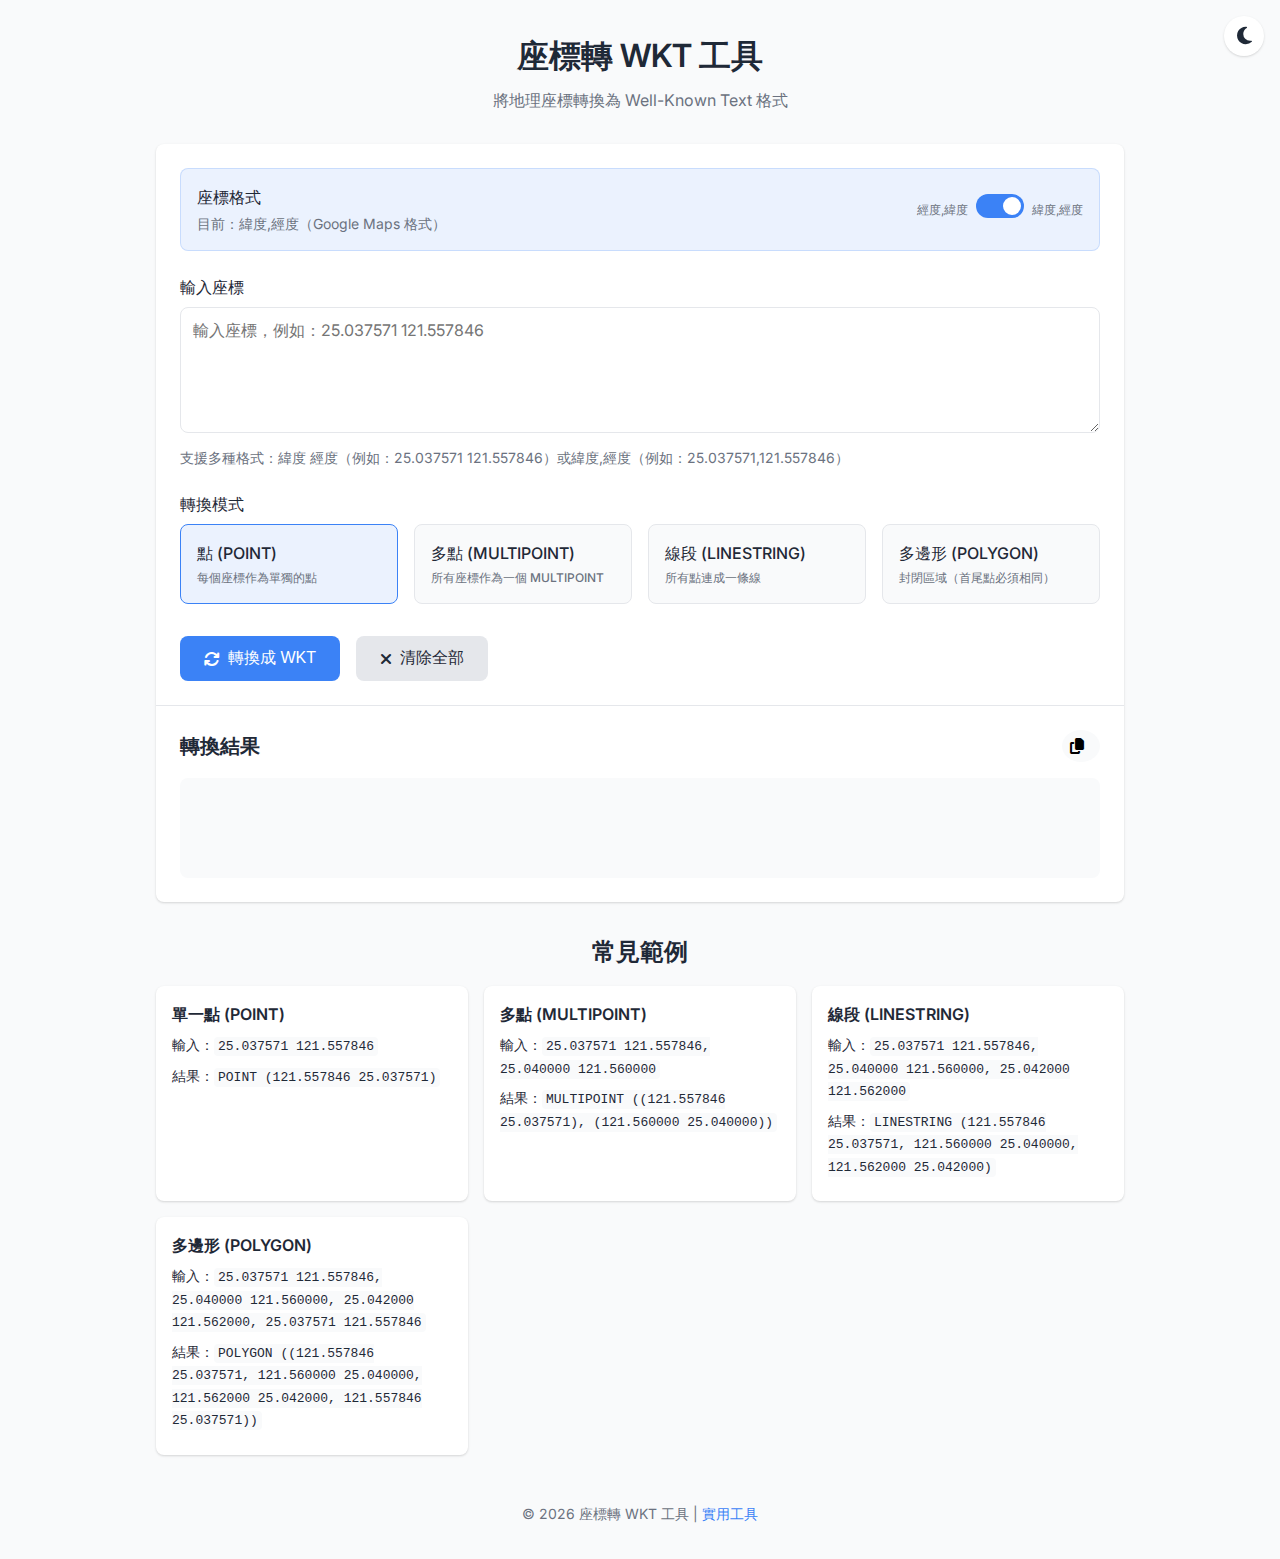
<file: index.html>
<!DOCTYPE html>
<html lang="zh-Hant">
<head>
  <meta charset="UTF-8">
  <meta name="viewport" content="width=device-width, initial-scale=1.0, maximum-scale=1">
  <title>座標轉 WKT 工具</title>
  <meta name="description" content="將地理座標轉換為 WKT (Well-Known Text) 格式的網頁工具，支援多種座標格式與地理圖形類型。">
  
  <!-- 網站圖標 -->
  <link rel="icon" href="assets/icons/tools-spanner-svgrepo-com.svg" type="image/svg+xml">
  <!-- 備用圖標，用於不支持 SVG 的瀏覽器 -->
  <link rel="alternate icon" href="assets/icons/favicon.ico" type="image/x-icon">
  <meta name="theme-color" content="#3b82f6">
  
  <link rel="stylesheet" href="https://cdnjs.cloudflare.com/ajax/libs/font-awesome/6.4.0/css/all.min.css">
  <link href="https://fonts.googleapis.com/css2?family=Inter:wght@400;500;600&display=swap" rel="stylesheet">
  <link rel="stylesheet" href="css/style.css">
</head>
<body>
  <!-- 主題切換按鈕 (右上角) -->
  <div class="theme-toggle-fixed">
    <button id="theme-toggle-btn" aria-label="切換主題">
      <i class="fas fa-moon dark-icon"></i>
      <i class="fas fa-sun light-icon"></i>
    </button>
  </div>

  <div class="container">
    <!-- 頁頭 -->
    <header class="header">
      <h1>座標轉 WKT 工具</h1>
      <p class="subtitle">將地理座標轉換為 Well-Known Text 格式</p>
    </header>

    <!-- 主要內容 -->
    <main class="main-content">
      <form id="wkt-form" class="wkt-form">
        <!-- 座標格式切換 -->
        <div class="format-toggle">
          <div>
            <label class="format-label">座標格式</label>
            <p class="format-desc" id="format-desc">目前：緯度,經度（Google Maps 格式）</p>
          </div>
          <div class="toggle-container">
            <span class="toggle-label">經度,緯度</span>
            <label class="switch">
              <input type="checkbox" id="format-toggle" checked>
              <span class="slider round"></span>
            </label>
            <span class="toggle-label">緯度,經度</span>
          </div>
        </div>

        <!-- 座標輸入 -->
        <div class="input-group">
          <label for="coordinates">輸入座標</label>
          <textarea 
            id="coordinates" 
            placeholder="輸入座標，例如：25.037571 121.557846"
            rows="5"
          ></textarea>
          <p class="help-text" id="format-help">支援多種格式：緯度 經度（例如：25.037571 121.557846）或緯度,經度（例如：25.037571,121.557846）</p>
        </div>

        <!-- 轉換模式選擇 -->
        <div class="conversion-mode">
          <label>轉換模式</label>
          <div class="radio-group">
            <!-- POINT -->
            <div class="radio-option">
              <input type="radio" id="point" name="conversionMode" value="POINT" checked>
              <label for="point">
                <span class="radio-title">點 (POINT)</span>
                <span class="radio-desc">每個座標作為單獨的點</span>
              </label>
            </div>

            <!-- MULTIPOINT -->
            <div class="radio-option">
              <input type="radio" id="multipoint" name="conversionMode" value="MULTIPOINT">
              <label for="multipoint">
                <span class="radio-title">多點 (MULTIPOINT)</span>
                <span class="radio-desc">所有座標作為一個 MULTIPOINT</span>
              </label>
            </div>

            <!-- LINESTRING -->
            <div class="radio-option">
              <input type="radio" id="linestring" name="conversionMode" value="LINESTRING">
              <label for="linestring">
                <span class="radio-title">線段 (LINESTRING)</span>
                <span class="radio-desc">所有點連成一條線</span>
              </label>
            </div>

            <!-- POLYGON -->
            <div class="radio-option">
              <input type="radio" id="polygon" name="conversionMode" value="POLYGON">
              <label for="polygon">
                <span class="radio-title">多邊形 (POLYGON)</span>
                <span class="radio-desc">封閉區域（首尾點必須相同）</span>
              </label>
            </div>
          </div>
        </div>

        <!-- 動作按鈕 -->
        <div class="action-buttons">
          <button type="submit" class="btn btn-primary">
            <i class="fas fa-arrows-rotate"></i>
            轉換成 WKT
          </button>
          <button type="button" class="btn btn-secondary" id="clear-btn">
            <i class="fas fa-xmark"></i>
            清除全部
          </button>
        </div>
      </form>

      <!-- 結果顯示 -->
      <div class="result-container" id="result-container">
        <div class="result-header">
          <h2>轉換結果</h2>
          <button class="btn btn-icon" id="copy-btn" title="複製到剪貼簿">
            <i class="fas fa-copy"></i>
          </button>
        </div>
        <div class="result-content">
          <pre id="result-text"></pre>
          <div id="error-message" class="error-message"></div>
        </div>
      </div>
    </main>

    <!-- 範例部分 -->
    <section class="examples">
      <h2>常見範例</h2>
      <div class="example-grid">
        <div class="example-card">
          <h3>單一點 (POINT)</h3>
          <p>輸入：<code>25.037571 121.557846</code></p>
          <p>結果：<code>POINT (121.557846 25.037571)</code></p>
        </div>
        <div class="example-card">
          <h3>多點 (MULTIPOINT)</h3>
          <p>輸入：<code>25.037571 121.557846, 25.040000 121.560000</code></p>
          <p>結果：<code>MULTIPOINT ((121.557846 25.037571), (121.560000 25.040000))</code></p>
        </div>
        <div class="example-card">
          <h3>線段 (LINESTRING)</h3>
          <p>輸入：<code>25.037571 121.557846, 25.040000 121.560000, 25.042000 121.562000</code></p>
          <p>結果：<code>LINESTRING (121.557846 25.037571, 121.560000 25.040000, 121.562000 25.042000)</code></p>
        </div>
        <div class="example-card">
          <h3>多邊形 (POLYGON)</h3>
          <p>輸入：<code>25.037571 121.557846, 25.040000 121.560000, 25.042000 121.562000, 25.037571 121.557846</code></p>
          <p>結果：<code>POLYGON ((121.557846 25.037571, 121.560000 25.040000, 121.562000 25.042000, 121.557846 25.037571))</code></p>
        </div>
      </div>
    </section>

    <!-- 頁尾 -->
    <footer class="footer">
      <p>© <span id="current-year"></span> 座標轉 WKT 工具 | <span class="highlight">實用工具</span></p>
    </footer>
  </div>

  <script src="js/wkt.js"></script>
  <script src="js/main.js"></script>
</body>
</html>
</file>
<file: css/style.css>
:root {
  --primary-color: #3b82f6;
  --primary-hover: #2563eb;
  --secondary-color: #e5e7eb;
  --secondary-hover: #d1d5db;
  --text-color: #1f2937;
  --text-light: #6b7280;
  --background-color: #ffffff;
  --background-alt: #f9fafb;
  --border-color: #e5e7eb;
  --error-color: #ef4444;
  --success-color: #10b981;
  --radius: 0.5rem;
  --shadow: 0 1px 3px 0 rgba(0, 0, 0, 0.1), 0 1px 2px 0 rgba(0, 0, 0, 0.06);
  --shadow-md: 0 4px 6px -1px rgba(0, 0, 0, 0.1), 0 2px 4px -1px rgba(0, 0, 0, 0.06);
  --transition: all 0.2s ease-in-out;
}

/* Dark theme */
.dark-theme {
  --primary-color: #3b82f6;
  --primary-hover: #60a5fa;
  --secondary-color: #374151;
  --secondary-hover: #4b5563;
  --text-color: #f9fafb;
  --text-light: #9ca3af;
  --background-color: #111827;
  --background-alt: #1f2937;
  --border-color: #374151;
}

* {
  margin: 0;
  padding: 0;
  box-sizing: border-box;
}

body {
  font-family: 'Inter', -apple-system, BlinkMacSystemFont, 'Segoe UI', Roboto, Oxygen, Ubuntu, Cantarell, 'Open Sans', 'Helvetica Neue', sans-serif;
  color: var(--text-color);
  background-color: var(--background-alt);
  line-height: 1.5;
  transition: var(--transition);
}

.container {
  max-width: 1000px;
  margin: 0 auto;
  padding: 2rem 1rem;
}

/* Header */
.header {
  text-align: center;
  margin-bottom: 2rem;
  position: relative;
}

h1 {
  font-size: 2rem;
  font-weight: 600;
  margin-bottom: 0.5rem;
}

.subtitle {
  color: var(--text-light);
  margin-bottom: 1rem;
}

/* 右上角固定的主題切換按鈕 */
.theme-toggle-fixed {
  position: fixed;
  top: 1rem;
  right: 1rem;
  z-index: 1000;
}

#theme-toggle-btn {
  background: none;
  border: none;
  cursor: pointer;
  font-size: 1.25rem;
  color: var(--text-color);
  padding: 0.5rem;
  border-radius: 50%;
  background-color: var(--background-color);
  box-shadow: var(--shadow);
  transition: var(--transition);
  width: 40px;
  height: 40px;
  display: flex;
  align-items: center;
  justify-content: center;
}

#theme-toggle-btn:hover {
  transform: translateY(-2px);
  box-shadow: var(--shadow-md);
}

.dark-theme .dark-icon {
  display: none;
}

.dark-theme .light-icon {
  display: inline-block;
}

.light-icon {
  display: none;
}

/* Main content */
.main-content {
  background-color: var(--background-color);
  border-radius: var(--radius);
  box-shadow: var(--shadow);
  overflow: hidden;
  margin-bottom: 2rem;
}

/* Form */
.wkt-form {
  padding: 1.5rem;
}

.format-toggle {
  display: flex;
  justify-content: space-between;
  align-items: center;
  background-color: rgba(59, 130, 246, 0.1);
  padding: 1rem;
  border-radius: var(--radius);
  margin-bottom: 1.5rem;
  border: 1px solid rgba(59, 130, 246, 0.2);
}

.format-label {
  font-weight: 500;
  margin-bottom: 0.25rem;
}

.format-desc {
  font-size: 0.875rem;
  color: var(--text-light);
}

.toggle-container {
  display: flex;
  align-items: center;
  gap: 0.5rem;
}

.toggle-label {
  font-size: 0.75rem;
  color: var(--text-light);
}

/* Switch toggle */
.switch {
  position: relative;
  display: inline-block;
  width: 48px;
  height: 24px;
}

.switch input {
  opacity: 0;
  width: 0;
  height: 0;
}

.slider {
  position: absolute;
  cursor: pointer;
  top: 0;
  left: 0;
  right: 0;
  bottom: 0;
  background-color: #ccc;
  transition: .4s;
}

.slider:before {
  position: absolute;
  content: "";
  height: 18px;
  width: 18px;
  left: 3px;
  bottom: 3px;
  background-color: white;
  transition: .4s;
}

input:checked + .slider {
  background-color: var(--primary-color);
}

input:focus + .slider {
  box-shadow: 0 0 1px var(--primary-color);
}

input:checked + .slider:before {
  transform: translateX(24px);
}

.slider.round {
  border-radius: 24px;
}

.slider.round:before {
  border-radius: 50%;
}

/* Input group */
.input-group {
  margin-bottom: 1.5rem;
}

label {
  display: block;
  margin-bottom: 0.5rem;
  font-weight: 500;
}

textarea {
  width: 100%;
  padding: 0.75rem;
  border: 1px solid var(--border-color);
  border-radius: var(--radius);
  font-family: inherit;
  font-size: 1rem;
  background-color: var(--background-color);
  color: var(--text-color);
  transition: var(--transition);
  resize: vertical;
}

textarea:focus {
  outline: none;
  border-color: var(--primary-color);
  box-shadow: 0 0 0 2px rgba(59, 130, 246, 0.2);
}

.help-text {
  margin-top: 0.5rem;
  font-size: 0.875rem;
  color: var(--text-light);
}

/* Conversion mode */
.conversion-mode {
  margin-bottom: 1.5rem;
}

.radio-group {
  display: grid;
  grid-template-columns: repeat(auto-fill, minmax(200px, 1fr));
  gap: 1rem;
  margin-top: 0.5rem;
}

.radio-option {
  position: relative;
}

.radio-option input[type="radio"] {
  position: absolute;
  opacity: 0;
  width: 0;
  height: 0;
}

.radio-option label {
  display: flex;
  flex-direction: column;
  padding: 1rem;
  background-color: var(--background-alt);
  border: 1px solid var(--border-color);
  border-radius: var(--radius);
  cursor: pointer;
  transition: var(--transition);
}

.radio-option input[type="radio"]:checked + label {
  border-color: var(--primary-color);
  background-color: rgba(59, 130, 246, 0.1);
}

.radio-title {
  font-weight: 500;
  margin-bottom: 0.25rem;
}

.radio-desc {
  font-size: 0.75rem;
  color: var(--text-light);
}

/* Buttons */
.action-buttons {
  display: flex;
  gap: 1rem;
}

.btn {
  display: inline-flex;
  align-items: center;
  justify-content: center;
  padding: 0.75rem 1.5rem;
  border: none;
  border-radius: var(--radius);
  font-weight: 500;
  cursor: pointer;
  transition: var(--transition);
  font-size: 1rem;
}

.btn i {
  margin-right: 0.5rem;
}

.btn-primary {
  background-color: var(--primary-color);
  color: white;
}

.btn-primary:hover {
  background-color: var(--primary-hover);
}

.btn-secondary {
  background-color: var(--secondary-color);
  color: var(--text-color);
}

.btn-secondary:hover {
  background-color: var(--secondary-hover);
}

.btn-icon {
  padding: 0.5rem;
  font-size: 1rem;
  border-radius: 50%;
  background-color: var(--background-alt);
}

/* Result container */
.result-container {
  padding: 1.5rem;
  border-top: 1px solid var(--border-color);
}

.result-header {
  display: flex;
  justify-content: space-between;
  align-items: center;
  margin-bottom: 1rem;
}

.result-header h2 {
  font-size: 1.25rem;
  font-weight: 600;
}

.result-content {
  background-color: var(--background-alt);
  border-radius: var(--radius);
  padding: 1rem;
  min-height: 100px;
}

pre {
  font-family: monospace;
  white-space: pre-wrap;
  word-break: break-all;
}

.error-message {
  color: var(--error-color);
  font-size: 0.875rem;
  margin-top: 0.5rem;
}

/* Examples */
.examples {
  margin-bottom: 2rem;
}

.examples h2 {
  font-size: 1.5rem;
  font-weight: 600;
  margin-bottom: 1rem;
  text-align: center;
}

.example-grid {
  display: grid;
  grid-template-columns: repeat(auto-fill, minmax(300px, 1fr));
  gap: 1rem;
}

.example-card {
  background-color: var(--background-color);
  border-radius: var(--radius);
  padding: 1rem;
  box-shadow: var(--shadow);
}

.example-card h3 {
  font-size: 1rem;
  font-weight: 600;
  margin-bottom: 0.5rem;
}

.example-card p {
  font-size: 0.875rem;
  margin-bottom: 0.5rem;
}

.example-card code {
  font-family: monospace;
  background-color: var(--background-alt);
  padding: 0.125rem 0.25rem;
  border-radius: 0.25rem;
  font-size: 0.8125rem;
}

/* Footer */
.footer {
  text-align: center;
  font-size: 0.875rem;
  color: var(--text-light);
  padding: 1rem 0;
}

.highlight {
  color: var(--primary-color);
}

/* Responsive */
@media (max-width: 768px) {
  .format-toggle {
    flex-direction: column;
    align-items: flex-start;
    gap: 1rem;
  }
  
  .toggle-container {
    width: 100%;
    justify-content: space-between;
  }
  
  .radio-group {
    grid-template-columns: 1fr;
  }
  
  .action-buttons {
    flex-direction: column;
  }
  
  .example-grid {
    grid-template-columns: 1fr;
  }
}
</file>
